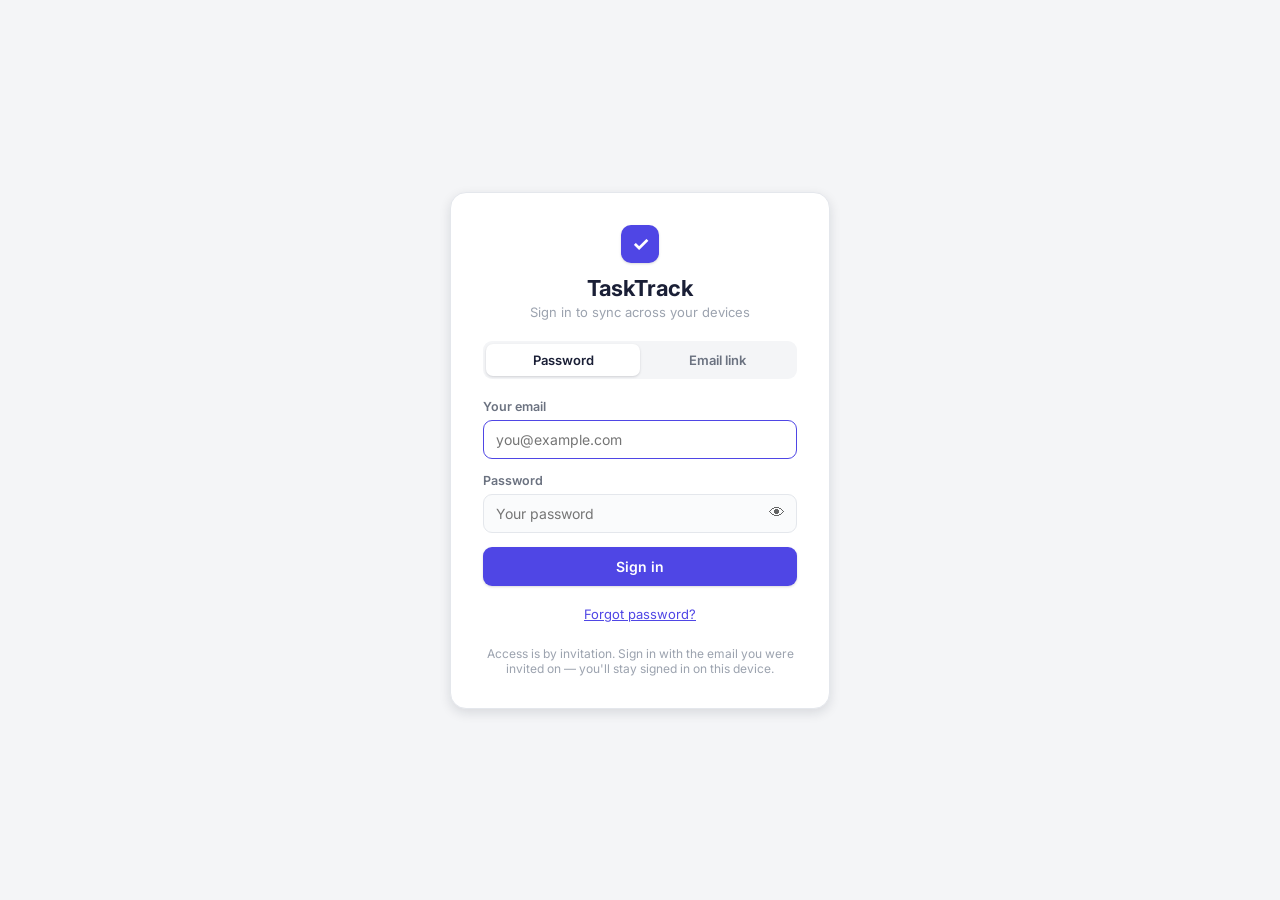
<file: index.html>
<!DOCTYPE html>
<html lang="en">
<head>
  <meta charset="UTF-8" />
  <meta name="viewport" content="width=device-width, initial-scale=1.0" />
  <title>TaskTrack — Personal Task & Todo Tracker</title>

  <!-- PWA / installable app -->
  <link rel="manifest" href="manifest.webmanifest" />
  <meta name="theme-color" content="#4f46e5" />
  <meta name="description" content="A simple personal tracker for work and home tasks, with a Kanban board and list view." />
  <link rel="icon" href="icons/favicon-32.png" sizes="32x32" />
  <link rel="apple-touch-icon" href="icons/apple-touch-icon.png" />
  <meta name="apple-mobile-web-app-capable" content="yes" />
  <meta name="apple-mobile-web-app-status-bar-style" content="default" />
  <meta name="apple-mobile-web-app-title" content="TaskTrack" />
  <meta name="mobile-web-app-capable" content="yes" />

  <link rel="preconnect" href="https://fonts.googleapis.com" />
  <link rel="preconnect" href="https://fonts.gstatic.com" crossorigin />
  <link href="https://fonts.googleapis.com/css2?family=Inter:wght@400;500;600;700&display=swap" rel="stylesheet" />
  <link rel="stylesheet" href="styles.css" />
  <script src="theme-init.js"></script>
</head>
<body>
  <!-- Boot spinner (shown until we know if you're signed in) -->
  <div class="boot" id="bootLoading">
    <div class="boot-mark">✓</div>
    <div class="spinner"></div>
  </div>

  <!-- Login screen -->
  <div class="auth-screen" id="authScreen" hidden>
    <div class="auth-card">
      <div class="brand center">
        <div class="brand-mark">✓</div>
        <div class="brand-text">
          <h1>TaskTrack</h1>
          <span>Sign in to sync across your devices</span>
        </div>
      </div>
      <div class="auth-tabs">
        <button class="auth-tab active" data-mode="password" type="button">Password</button>
        <button class="auth-tab" data-mode="link" type="button">Email link</button>
      </div>

      <form id="authForm" class="auth-form">
        <label class="field">
          <span>Your email</span>
          <input type="email" id="authEmail" required placeholder="you@example.com" autocomplete="email" />
        </label>
        <label class="field" id="passwordField">
          <span>Password</span>
          <div class="pw-wrap">
            <input type="password" id="authPassword" placeholder="Your password" autocomplete="current-password" />
            <button type="button" class="pw-eye" data-eye="authPassword" aria-label="Show password">👁</button>
          </div>
        </label>
        <button type="submit" class="primary-btn wide" id="authSubmit">Sign in</button>
      </form>
      <button class="linklike" id="forgotPw" type="button">Forgot password?</button>
      <p class="auth-msg" id="authMsg" hidden></p>
      <p class="auth-hint" id="authHint">Access is by invitation. Sign in with the email you were invited on — you'll stay signed in on this device.</p>
    </div>
  </div>

  <!-- Create / reset password (mandatory after an invite or reset link) -->
  <div class="auth-screen" id="pwSetupScreen" hidden>
    <div class="auth-card">
      <div class="brand center">
        <div class="brand-mark">✓</div>
        <div class="brand-text">
          <h1 id="pwSetupTitle">Create your password</h1>
          <span id="pwSetupSub">Set a password so you can sign back in anytime.</span>
        </div>
      </div>
      <form id="pwSetupForm" class="auth-form">
        <label class="field" id="pwNameField">
          <span>Your name</span>
          <input type="text" id="pwName" placeholder="e.g. Ada Obi" autocomplete="name" />
        </label>
        <label class="field">
          <span>New password</span>
          <div class="pw-wrap">
            <input type="password" id="pwNew" required minlength="6" placeholder="At least 6 characters" autocomplete="new-password" />
            <button type="button" class="pw-eye" data-eye="pwNew" aria-label="Show password">👁</button>
          </div>
        </label>
        <label class="field">
          <span>Confirm password</span>
          <div class="pw-wrap">
            <input type="password" id="pwNew2" required minlength="6" placeholder="Re-enter it" autocomplete="new-password" />
            <button type="button" class="pw-eye" data-eye="pwNew2" aria-label="Show password">👁</button>
          </div>
        </label>
        <button type="submit" class="primary-btn wide" id="pwSetupSubmit">Save password &amp; continue</button>
      </form>
      <p class="auth-msg" id="pwSetupMsg" hidden></p>
      <button class="linklike" id="pwSetupSignOut" type="button">Use a different account</button>
    </div>
  </div>

  <!-- Personal dashboard (staff: editor / viewer / requester) -->
  <div class="portal" id="portalScreen" hidden>
    <header class="portal-top">
      <div class="brand">
        <div class="brand-mark">✓</div>
        <div class="brand-text"><h1>TaskTrack</h1><span>Your dashboard</span></div>
      </div>
      <div class="portal-account">
        <span class="account-email" id="portalEmail"></span>
        <button class="ghost-btn theme-toggle" id="portalSettings" title="Settings">⚙</button>
        <button class="ghost-btn theme-toggle" id="portalRefresh" title="Refresh">🔄</button>
        <button class="ghost-btn theme-toggle js-theme-toggle" title="Toggle light/dark">🌙</button>
        <button class="ghost-btn" id="portalSignOut">Sign out</button>
      </div>
    </header>
    <div class="portal-shell">
      <nav class="portal-nav" aria-label="Sections">
        <button class="pnav-btn active" data-pview="assigned"><span class="pnav-ico">📥</span> Assigned to me <span class="count" data-pcount="assigned">0</span></button>
        <button class="pnav-btn" data-pview="new"><span class="pnav-ico">✍️</span> New request</button>
        <button class="pnav-btn" data-pview="mine"><span class="pnav-ico">📮</span> My requests <span class="count" data-pcount="mine">0</span></button>
      </nav>
      <div class="portal-main">
      <section class="portal-list portal-view" id="assignedSection">
        <h2>Assigned to me</h2>
        <p class="portal-hint">Tasks assigned to you and requests sent your way.</p>
        <div id="assignedList"><!-- rendered by JS --></div>
      </section>
      <section class="portal-new portal-view" id="newSection" hidden>
        <h2>Request something from the office</h2>
        <p class="portal-hint">Log what you need. You'll be able to track its status here and send a reminder if it's taking too long.</p>
        <form id="requestForm">
          <label class="field">
            <span>What do you need?</span>
            <input type="text" id="rTitle" required placeholder="e.g. Approve the vendor contract" autocomplete="off" />
          </label>
          <label class="field">
            <span>Details (optional)</span>
            <textarea id="rNotes" rows="3" placeholder="Context, links, deadlines…"></textarea>
          </label>
          <div class="field-row">
            <label class="field">
              <span>Needed by (optional)</span>
              <input type="datetime-local" id="rDue" />
            </label>
            <label class="field">
              <span>Priority</span>
              <select id="rPriority">
                <option value="low">Low</option>
                <option value="medium" selected>Medium</option>
                <option value="high">High</option>
              </select>
            </label>
          </div>
          <div class="field">
            <span>Who is this for?</span>
            <div id="rRecipients" class="check-group"><span class="check-empty">Loading staff…</span></div>
            <small class="field-help">Pick who should handle it. Leave empty (or pick Everyone) to send to the whole team.</small>
          </div>
          <button type="submit" class="primary-btn wide">Submit request</button>
        </form>
      </section>
      <section class="portal-list portal-view" id="mineSection" hidden>
        <h2>My requests</h2>
        <div id="requestList"><!-- rendered by JS --></div>
      </section>
      </div>
    </div>
  </div>

  <div class="app" id="app" hidden>
    <!-- ===== Sidebar ===== -->
    <aside class="sidebar">
      <div class="brand">
        <div class="brand-mark">✓</div>
        <div class="brand-text">
          <h1>TaskTrack</h1>
          <span>Your day, sorted.</span>
        </div>
      </div>

      <nav class="filters" aria-label="Filters">
        <p class="filters-label">Views</p>
        <button class="filter-btn active" data-scope="todo">
          <span class="dot" style="background:#f59e0b"></span> To do
          <span class="count" data-count="todo">0</span>
        </button>
        <button class="filter-btn" data-scope="all">
          <span class="dot" style="background:var(--c-accent)"></span> All tasks
          <span class="count" data-count="all">0</span>
        </button>
        <button class="filter-btn" data-scope="requests">
          <span class="dot" style="background:#0ea5e9"></span> Office requests
          <span class="count" data-count="requests">0</span>
        </button>

        <select id="quickView" class="sidebar-select" aria-label="More views"></select>

        <div class="filters-label with-action">
          <span>Projects</span>
          <button class="mini-btn" id="newProjectBtn" title="New project" aria-label="New project">＋</button>
        </div>
        <div id="projectList" class="project-list"><!-- rendered by JS --></div>
      </nav>

      <div class="sidebar-footer">
        <div class="desk-switcher" id="deskSwitcher" hidden>
          <span class="desk-ico">🪑</span>
          <select id="deskSelect" aria-label="Whose desk to manage">
            <option value="">My desk</option>
          </select>
        </div>
        <button class="ghost-btn nav-action" id="peopleBtn" hidden>👥 People &amp; roles</button>
        <button class="ghost-btn notif-btn" id="settingsBtn" title="Settings">⚙ Settings</button>
        <div class="account" id="account" hidden>
          <div class="account-avatar" id="accountAvatar">?</div>
          <div class="account-info">
            <span class="account-email" id="accountEmail"></span>
            <span class="account-role" id="accountRole"></span>
          </div>
          <button class="row-edit" id="signOutBtn" title="Sign out" aria-label="Sign out">⎋</button>
        </div>
        <input type="file" id="importFile" accept="application/json" hidden />
      </div>
    </aside>

    <!-- ===== Main ===== -->
    <main class="main">
      <header class="topbar">
        <div class="topbar-left">
          <h2 id="viewTitle">To do</h2>
          <div class="view-toggle" role="tablist" aria-label="Layout">
            <button class="toggle-btn" data-view="board" role="tab">▦ Board</button>
            <button class="toggle-btn active" data-view="list" role="tab">☰ List</button>
            <button class="toggle-btn" data-view="calendar" role="tab">📅 Calendar</button>
          </div>
        </div>
        <div class="topbar-right">
          <div class="search-wrap">
            <span class="search-icon">⌕</span>
            <input type="search" id="search" placeholder="Search tasks…" aria-label="Search tasks" />
          </div>
          <button class="icon-btn filter-top" id="mFilterBtn" title="Filters" aria-label="Filters">⚙<span class="flt-badge" id="mFilterBadge" hidden>0</span></button>
          <button class="icon-btn theme-top js-theme-toggle" title="Toggle light/dark" aria-label="Toggle light/dark">🌙</button>
          <button class="ghost-btn paste-btn" id="pasteBtn" title="Turn pasted text into tasks">✨ From text</button>
          <button class="primary-btn" id="newTaskBtn">＋ New task</button>
        </div>
      </header>

      <!-- Filter bar (a bottom sheet on mobile, toggled by #mFilterBtn) -->
      <div class="filter-bar" id="filterBar">
        <div class="filter-sheet-head"><span>Filters</span><button type="button" class="ghost-btn" id="mFilterDone">Done</button></div>
        <select class="filter-select" id="fltPriority" aria-label="Filter by priority">
          <option value="">All priorities</option>
          <option value="high">High</option>
          <option value="medium">Medium</option>
          <option value="low">Low</option>
        </select>
        <div class="ms" id="msAssignee">
          <button type="button" class="filter-select ms-btn" data-ms="assignee">All assignees ▾</button>
          <div class="ms-panel" hidden></div>
        </div>
        <div class="ms" id="msRequester">
          <button type="button" class="filter-select ms-btn" data-ms="requester">All requesters ▾</button>
          <div class="ms-panel" hidden></div>
        </div>
        <select class="filter-select" id="fltDept" aria-label="Filter by department"><option value="">All departments</option></select>
        <select class="filter-select" id="fltDue" aria-label="Filter by due date">
          <option value="">Any date</option>
          <option value="overdue">Overdue</option>
          <option value="today">Due today</option>
          <option value="week">Next 7 days</option>
          <option value="none">No due date</option>
        </select>
        <button class="ghost-btn filter-clear" id="fltClear" hidden>Clear</button>
      </div>

      <!-- Board view -->
      <section id="boardView" class="board" aria-label="Board view" hidden></section>

      <!-- List view -->
      <section id="listView" class="list-view" aria-label="List view"></section>

      <!-- Calendar view -->
      <section id="calendarView" class="calendar-view" aria-label="Calendar view" hidden>
        <div class="cal-toolbar">
          <div class="cal-nav">
            <button class="ghost-btn" id="calPrev" aria-label="Previous">‹</button>
            <button class="ghost-btn" id="calToday">Today</button>
            <button class="ghost-btn" id="calNext" aria-label="Next">›</button>
            <span class="cal-label" id="calLabel"></span>
          </div>
          <div class="cal-modes" role="tablist" aria-label="Calendar range">
            <button class="cal-mode-btn active" data-cal="month" role="tab">Month</button>
            <button class="cal-mode-btn" data-cal="week" role="tab">Week</button>
            <button class="cal-mode-btn" data-cal="day" role="tab">Day</button>
            <button class="cal-mode-btn" data-cal="custom" role="tab">Custom</button>
          </div>
          <div class="cal-custom" id="calCustom" hidden>
            <label>From <input type="date" id="calFrom" /></label>
            <label>To <input type="date" id="calTo" /></label>
          </div>
        </div>
        <div class="cal-body" id="calBody"></div>
      </section>
    </main>

    <!-- ===== Mobile bottom navigation ===== -->
    <nav class="mobile-nav" id="mobileNav" aria-label="Primary">
      <button class="mnav-btn active" data-mscope="todo">
        <span class="mnav-ico">🗒️</span><span class="mnav-label">Tasks</span>
      </button>
      <button class="mnav-btn" data-mscope="today">
        <span class="mnav-ico">📅</span><span class="mnav-label">Today</span>
      </button>
      <button class="mnav-fab" id="mAddBtn" aria-label="New task">＋</button>
      <button class="mnav-btn" data-mscope="attention">
        <span class="mnav-ico">⚠️</span><span class="mnav-label">Flagged</span>
        <span class="mnav-badge" id="mAttnBadge" hidden>0</span>
      </button>
      <button class="mnav-btn" id="mMoreBtn">
        <span class="mnav-ico">☰</span><span class="mnav-label">More</span>
      </button>
    </nav>
  </div>

  <!-- ===== Task modal ===== -->
  <div class="modal-overlay" id="modalOverlay" hidden>
    <div class="modal" role="dialog" aria-modal="true" aria-labelledby="modalTitle">
      <div class="modal-head">
        <h3 id="modalTitle">New task</h3>
        <button class="icon-btn" id="closeModal" aria-label="Close">✕</button>
      </div>
      <form id="taskForm" class="modal-body">
        <input type="hidden" id="taskId" />
        <label class="field">
          <span>Title</span>
          <input type="text" id="fTitle" required placeholder="e.g. Prepare board meeting deck" autocomplete="off" />
        </label>
        <label class="field">
          <span>Notes</span>
          <textarea id="fNotes" rows="3" placeholder="Any details, links or context…"></textarea>
        </label>
        <div class="field-row">
          <label class="field">
            <span>Project</span>
            <select id="fProject"><!-- options rendered by JS --></select>
          </label>
          <label class="field">
            <span>Priority</span>
            <select id="fPriority">
              <option value="low">Low</option>
              <option value="medium" selected>Medium</option>
              <option value="high">High</option>
            </select>
          </label>
        </div>
        <div class="field-row">
          <label class="field">
            <span>Status</span>
            <select id="fStatus">
              <option value="pending">Pending</option>
              <option value="inprogress">In progress</option>
              <option value="blocked">Blocked</option>
              <option value="onhold">On hold</option>
              <option value="completed">Completed</option>
            </select>
          </label>
          <label class="field">
            <span>Due</span>
            <input type="datetime-local" id="fDue" />
          </label>
        </div>
        <div class="field">
          <span>Assign to</span>
          <div id="fAssignees" class="check-group"><!-- staff checkboxes rendered by JS --></div>
        </div>
        <div class="field">
          <span>Copy to <small class="field-help-inline">(they'll also see it as a task to attend to)</small></span>
          <div id="fCc" class="check-group"><!-- staff checkboxes rendered by JS --></div>
        </div>
        <div class="modal-foot">
          <button type="button" class="danger-btn" id="deleteTask" hidden>Delete</button>
          <div class="spacer"></div>
          <button type="button" class="ghost-btn" id="cancelTask">Cancel</button>
          <button type="submit" class="primary-btn">Save task</button>
        </div>
      </form>

      <!-- Attachments + activity thread (only when editing an existing task) -->
      <div class="modal-body task-extra" id="taskExtra" hidden>
        <div class="task-section">
          <div class="task-section-head">Attachments</div>
          <div id="attList" class="att-list"></div>
          <label class="upload-inline"><input type="file" id="attInput" hidden />📎 Add file</label>
        </div>
        <div class="task-section">
          <div class="task-section-head">Activity</div>
          <div id="threadList" class="thread-list"></div>
          <div class="thread-compose">
            <input type="text" id="threadInput" placeholder="Write a comment…" maxlength="2000" />
            <button type="button" class="primary-btn" id="threadSend">Send</button>
          </div>
        </div>
      </div>
    </div>
  </div>

  <!-- ===== Project modal ===== -->
  <div class="modal-overlay" id="projectOverlay" hidden>
    <div class="modal modal-sm" role="dialog" aria-modal="true" aria-labelledby="projectModalTitle">
      <div class="modal-head">
        <h3 id="projectModalTitle">New project</h3>
        <button class="icon-btn" id="closeProject" aria-label="Close">✕</button>
      </div>
      <form id="projectForm" class="modal-body">
        <input type="hidden" id="projectId" />
        <label class="field">
          <span>Project name</span>
          <input type="text" id="pName" required placeholder="e.g. Board of Directors" autocomplete="off" />
        </label>
        <label class="field">
          <span>Colour</span>
          <div class="swatches" id="pSwatches"><!-- rendered by JS --></div>
        </label>
        <div class="modal-foot">
          <button type="button" class="danger-btn" id="deleteProject" hidden>Delete</button>
          <div class="spacer"></div>
          <button type="button" class="ghost-btn" id="cancelProject">Cancel</button>
          <button type="submit" class="primary-btn">Save project</button>
        </div>
      </form>
    </div>
  </div>

  <!-- ===== Settings ===== -->
  <div class="modal-overlay" id="settingsOverlay" hidden>
    <div class="modal" role="dialog" aria-modal="true" aria-labelledby="settingsTitle">
      <div class="modal-head">
        <h3 id="settingsTitle">Settings</h3>
        <button class="icon-btn" id="closeSettings" aria-label="Close">✕</button>
      </div>
      <div class="modal-body">
        <p class="settings-section-label">🔔 Notifications</p>
        <div class="settings-card">
          <div class="setting-row">
            <div class="setting-text">
              <div class="setting-name">Push on this device</div>
              <div class="setting-sub" id="notifStatus">Get a push when something's assigned or a reminder comes in.</div>
            </div>
            <label class="switch"><input type="checkbox" id="notifPushToggle" /><span class="slider"></span></label>
          </div>
          <div class="setting-row">
            <div class="setting-text">
              <div class="setting-name">Email</div>
              <div class="setting-sub">Also send these notifications to your email.</div>
            </div>
            <label class="switch"><input type="checkbox" id="notifEmailToggle" /><span class="slider"></span></label>
          </div>
        </div>

        <p class="settings-section-label">📅 Google Calendar</p>
        <div class="settings-card">
          <div class="setting-row">
            <div class="setting-text">
              <div class="setting-name">Sync with Google Calendar</div>
              <div class="setting-sub" id="gcalStatus">See your Google events in the calendar view; tasks with a due date sync back to Google.</div>
            </div>
            <button type="button" class="ghost-btn" id="gcalConnectBtn">Connect</button>
          </div>
        </div>

        <p class="settings-section-label">🤝 My delegates</p>
        <div class="settings-card">
          <div class="setting-row">
            <div class="setting-text">
              <div class="setting-name">People who can manage my desk</div>
              <div class="setting-sub">A delegate can view and manage <strong>only your</strong> tasks — nothing else. Remove them anytime.</div>
            </div>
          </div>
          <div id="delegateList" class="delegate-list"></div>
          <div class="setting-row delegate-add-row">
            <select id="delegateAdd" class="filter-select"><option value="">Add a delegate…</option></select>
          </div>
        </div>

        <p class="settings-section-label">👤 Account</p>
        <div class="settings-card">
          <div class="setting-row">
            <div class="setting-text">
              <div class="setting-name">Password</div>
              <div class="setting-sub">Change the password you use to sign in.</div>
            </div>
            <button type="button" class="ghost-btn" id="setPwBtn">🔑 Change</button>
          </div>
          <div class="setting-row">
            <div class="setting-text">
              <div class="setting-name">Backup</div>
              <div class="setting-sub">Download or restore all tasks as a file.</div>
            </div>
            <div class="setting-actions">
              <button type="button" class="ghost-btn" id="exportBtn">⬇ Export</button>
              <button type="button" class="ghost-btn" id="importBtn">⬆ Import</button>
            </div>
          </div>
          <div class="setting-row">
            <div class="setting-text">
              <div class="setting-name">Sign out</div>
              <div class="setting-sub" id="settingsAcct"></div>
            </div>
            <button type="button" class="danger-btn" id="settingsSignOut">Sign out</button>
          </div>
        </div>

        <p class="settings-section-label">🩺 Diagnostics</p>
        <div class="settings-card">
          <div class="setting-row">
            <div class="setting-text">
              <div class="setting-name">Health check</div>
              <div class="setting-sub">Verify the database, migrations and notifications are wired up.</div>
            </div>
            <button type="button" class="ghost-btn" id="healthBtn">Run check</button>
          </div>
          <div id="healthResults" class="health-results" hidden></div>
        </div>
      </div>
    </div>
  </div>

  <!-- ===== Paste to tasks (AI extraction) ===== -->
  <div class="modal-overlay" id="pasteOverlay" hidden>
    <div class="modal" role="dialog" aria-modal="true" aria-labelledby="pasteTitle">
      <div class="modal-head">
        <h3 id="pasteTitle">✨ Paste to tasks</h3>
        <button class="icon-btn" id="pasteClose" aria-label="Close">✕</button>
      </div>
      <div class="modal-body">
        <div id="pasteStep1">
          <p class="field-help">Paste notes, action items or a meeting summary — the app suggests tasks for you to review before saving.</p>
          <textarea id="pasteText" rows="8" placeholder="e.g. Follow up with Legal on the NDA by Friday. Book the boardroom for Tuesday 2pm. Send Q3 numbers to the MP — urgent."></textarea>
          <div class="modal-foot">
            <span class="spacer"></span>
            <button type="button" class="primary-btn" id="pasteExtract">Extract tasks</button>
          </div>
        </div>
        <div id="pasteStep2" hidden>
          <p class="field-help" id="pasteCount"></p>
          <div id="pasteList" class="paste-list"></div>
          <div class="modal-foot">
            <button type="button" class="ghost-btn" id="pasteBack">← Back</button>
            <span class="spacer"></span>
            <button type="button" class="primary-btn" id="pasteSave">Add tasks</button>
          </div>
        </div>
      </div>
    </div>
  </div>

  <!-- ===== Google event detail / edit (modal on desktop, drawer on mobile) ===== -->
  <div class="modal-overlay sheet-capable" id="eventOverlay" hidden>
    <div class="modal event-modal" role="dialog" aria-modal="true" aria-labelledby="evTitle">
      <div class="modal-head">
        <h3 id="evTitle">Google event</h3>
        <button class="icon-btn" id="evClose" aria-label="Close">✕</button>
      </div>
      <div class="modal-body">
        <div class="event-badge"><span class="gcal-dot"></span> Google Calendar</div>
        <label class="field"><span>Title</span><input type="text" id="evTitleInput" /></label>
        <label class="field check-row"><input type="checkbox" id="evAllDay" /> <span>All day</span></label>
        <label class="field"><span>When</span><input type="datetime-local" id="evWhenInput" /></label>
        <p class="ev-platform-label">Platform details <span>(kept in TaskTrack, not sent to Google)</span></p>
        <div class="field-row">
          <label class="field"><span>Project</span><select id="evProject"></select></label>
          <label class="field"><span>Priority</span>
            <select id="evPriority">
              <option value="">—</option>
              <option value="high">High</option>
              <option value="medium">Medium</option>
              <option value="low">Low</option>
            </select>
          </label>
        </div>
        <label class="field"><span>Status</span>
          <select id="evStatus">
            <option value="">—</option>
            <option value="pending">Pending</option>
            <option value="inprogress">In Progress</option>
            <option value="blocked">Blocked</option>
            <option value="onhold">On Hold</option>
            <option value="completed">Completed</option>
          </select>
        </label>
        <label class="field"><span>Assign to</span><div id="evAssignees" class="check-list"></div></label>
        <label class="field"><span>Notes</span><textarea id="evNotes" rows="2"></textarea></label>
        <div class="event-actions">
          <button type="button" class="danger-btn" id="evDelete">🗑 Delete</button>
          <span class="spacer"></span>
          <a class="ghost-btn" id="evOpen" href="#" target="_blank" rel="noopener">Open in Google ↗</a>
          <button type="button" class="primary-btn" id="evSave">Save</button>
        </div>
      </div>
    </div>
  </div>

  <!-- ===== Task detail (staff dashboard) ===== -->
  <div class="modal-overlay" id="detailOverlay" hidden>
    <div class="modal" role="dialog" aria-modal="true" aria-labelledby="dTitle">
      <div class="modal-head">
        <h3 id="dTitle">Task</h3>
        <button class="icon-btn" id="dClose" aria-label="Close">✕</button>
      </div>
      <div class="modal-body">
        <div id="dMeta" class="detail-meta"></div>
        <div id="dNotes" class="detail-notes"></div>
        <div class="task-section" id="dReassignSection" hidden>
          <div class="task-section-head">Assign to</div>
          <div id="dAssignees" class="check-group"></div>
          <button type="button" class="ghost-btn" id="dReassignSave">Save assignment</button>
        </div>
        <div class="task-section">
          <div class="task-section-head">Activity</div>
          <div id="dThreadList" class="thread-list"></div>
          <div class="thread-compose">
            <input type="text" id="dThreadInput" placeholder="Write a comment…" maxlength="2000" />
            <button type="button" class="primary-btn" id="dThreadSend">Send</button>
          </div>
        </div>
      </div>
    </div>
  </div>

  <!-- People & roles (Admin only) -->
  <div class="modal-overlay" id="peopleOverlay" hidden>
    <div class="modal" role="dialog" aria-modal="true" aria-labelledby="peopleTitle">
      <div class="modal-head">
        <h3 id="peopleTitle">People &amp; roles</h3>
        <button class="icon-btn" id="closePeople" aria-label="Close">✕</button>
      </div>
      <div class="modal-body">
        <p class="people-hint">Set what each person can do. Only an Admin can change roles.</p>

        <form id="inviteForm" class="invite-form">
          <input type="email" id="inviteEmail" placeholder="Add someone by email…" autocomplete="off" />
          <select id="inviteRole">
            <option value="owner">Admin</option>
            <option value="editor">Editor</option>
            <option value="viewer">Viewer</option>
            <option value="requester" selected>Staff</option>
          </select>
          <button type="submit" class="primary-btn">Add</button>
        </form>
        <p class="invite-hint">They'll get an <strong>email invitation</strong> with a sign-in link, and this role is applied automatically. They set their own name and password on first sign-in. The app is invitation-only — only people added here can get in.</p>

        <div id="inviteList" class="invite-list"><!-- pending invites --></div>

        <p class="people-subhead">People</p>
        <div id="peopleList" class="people-list"><!-- rendered by JS --></div>
      </div>
    </div>
  </div>

  <!-- Mobile "More" bottom sheet -->
  <div class="sheet-overlay" id="moreSheet" hidden>
    <div class="sheet" role="dialog" aria-modal="true" aria-label="Menu">
      <div class="sheet-handle"></div>
      <div class="account" id="mAccount">
        <div class="account-avatar" id="mAccountAvatar">?</div>
        <div class="account-info">
          <span class="account-email" id="mAccountEmail"></span>
          <span class="account-role" id="mAccountRole"></span>
        </div>
      </div>

      <div class="desk-switcher" id="mDeskSwitcher" hidden>
        <span class="desk-ico">🪑</span>
        <select id="mDeskSelect" aria-label="Whose desk to manage">
          <option value="">My desk</option>
        </select>
      </div>

      <div class="sheet-section">
        <div class="sheet-row-head">
          <span>Projects</span>
          <button class="mini-btn" id="mNewProjectBtn" title="New project" aria-label="New project">＋</button>
        </div>
        <div id="mProjectList" class="project-list"></div>
      </div>

      <div class="sheet-actions">
        <button class="ghost-btn" id="mPasteBtn">✨ From text</button>
        <button class="ghost-btn" data-msheet-scope="overdue">🗓️ Overdue</button>
        <button class="ghost-btn" data-msheet-scope="completed">✅ Completed log</button>
        <button class="ghost-btn" id="mPeopleBtn" hidden>👥 People &amp; roles</button>
        <button class="ghost-btn js-theme-toggle">🌙 Theme</button>
        <button class="ghost-btn" id="mSettingsBtn">⚙ Settings</button>
        <button class="ghost-btn danger-btn" id="mSignOutBtn">⎋ Sign out</button>
      </div>
    </div>
  </div>

  <!-- Local-tasks upload prompt (first cloud login on a device with local tasks) -->
  <div class="modal-overlay" id="uploadOverlay" hidden>
    <div class="modal modal-sm" role="dialog" aria-modal="true">
      <div class="modal-head"><h3>Move your tasks to the cloud?</h3></div>
      <div class="modal-body">
        <p class="upload-text" id="uploadText"></p>
        <div class="modal-foot">
          <div class="spacer"></div>
          <button type="button" class="ghost-btn" id="uploadSkip">Not now</button>
          <button type="button" class="primary-btn" id="uploadGo">Upload</button>
        </div>
      </div>
    </div>
  </div>

  <div class="toast" id="toast" hidden></div>

  <button class="update-banner" id="updateBanner" hidden>🔄 Update available — tap to refresh</button>

  <script src="vendor/supabase.js"></script>
  <script src="supabase-config.js"></script>
  <script src="app.js"></script>
  <script src="sw-register.js"></script>
</body>
</html>
</file>
<file: styles.css>
/* ============================================================
   TaskTrack — styles
   Dependency-free. Works by opening index.html directly.
   ============================================================ */

:root {
  --c-bg: #f4f5f7;
  --c-surface: #ffffff;
  --c-surface-2: #fafbfc;
  --c-border: #e4e7ec;
  --c-text: #1a1f36;
  --c-text-soft: #6b7280;
  --c-text-faint: #9ca3af;
  --c-accent: #4f46e5;
  --c-accent-soft: #eef2ff;

  --s-pending: #94a3b8;
  --s-inprogress: #3b82f6;
  --s-blocked: #ef4444;
  --s-onhold: #f59e0b;
  --s-completed: #22c55e;

  --p-high: #ef4444;
  --p-medium: #f59e0b;
  --p-low: #94a3b8;

  --shadow-sm: 0 1px 2px rgba(16, 24, 40, .06), 0 1px 3px rgba(16, 24, 40, .1);
  --shadow-md: 0 4px 12px rgba(16, 24, 40, .12);
  --radius: 12px;
}

/* Dark palette. Applied when the viewer's system prefers dark AND they haven't
   forced light, or when they've explicitly chosen dark via the toggle. */
@media (prefers-color-scheme: dark) {
  :root:not([data-theme="light"]) {
    --c-bg: #0f1117;
    --c-surface: #181b23;
    --c-surface-2: #1f232d;
    --c-border: #2a2f3a;
    --c-text: #e8eaed;
    --c-text-soft: #9aa1ad;
    --c-text-faint: #6b7280;
    --c-accent: #7c7bff;
    --c-accent-soft: #21243b;
    --shadow-sm: 0 1px 2px rgba(0, 0, 0, .3);
    --shadow-md: 0 6px 18px rgba(0, 0, 0, .45);
  }
}
:root[data-theme="dark"] {
  --c-bg: #0f1117;
  --c-surface: #181b23;
  --c-surface-2: #1f232d;
  --c-border: #2a2f3a;
  --c-text: #e8eaed;
  --c-text-soft: #9aa1ad;
  --c-text-faint: #6b7280;
  --c-accent: #7c7bff;
  --c-accent-soft: #21243b;
  --shadow-sm: 0 1px 2px rgba(0, 0, 0, .3);
  --shadow-md: 0 6px 18px rgba(0, 0, 0, .45);
}

* { box-sizing: border-box; margin: 0; padding: 0; }

/* The `hidden` attribute must always win over the display rules below
   (e.g. .modal-overlay/.board set display, which would otherwise beat it). */
[hidden] { display: none !important; }

html, body { height: 100%; }

body {
  font-family: "Inter", -apple-system, BlinkMacSystemFont, "Segoe UI", Roboto, sans-serif;
  background: var(--c-bg);
  color: var(--c-text);
  -webkit-font-smoothing: antialiased;
}

.app {
  display: grid;
  grid-template-columns: 250px 1fr;
  height: 100vh;
  overflow: hidden;
}

/* ===== Boot spinner ===== */
.boot {
  position: fixed; inset: 0; display: grid; place-items: center; gap: 18px;
  background: var(--c-bg); grid-auto-flow: row;
}
.boot-mark {
  width: 52px; height: 52px; border-radius: 14px; background: var(--c-accent);
  color: #fff; display: grid; place-items: center; font-size: 26px; font-weight: 700;
}
.spinner {
  width: 26px; height: 26px; border-radius: 50%;
  border: 3px solid var(--c-border); border-top-color: var(--c-accent);
  animation: spin .7s linear infinite;
}
@keyframes spin { to { transform: rotate(360deg); } }
.spinning { animation: spin .8s linear infinite; }

/* ===== Auth screen ===== */
.auth-screen { position: fixed; inset: 0; display: grid; place-items: center; padding: 20px; background: var(--c-bg); }
.auth-card {
  background: var(--c-surface); border: 1px solid var(--c-border); border-radius: 16px;
  box-shadow: var(--shadow-md); padding: 32px; width: 100%; max-width: 380px;
  display: flex; flex-direction: column; gap: 20px;
}
.brand.center { flex-direction: column; text-align: center; gap: 12px; }
.brand.center .brand-text h1 { font-size: 22px; }
.brand.center .brand-text span { font-size: 13px; }
.auth-tabs { display: flex; background: var(--c-bg); border-radius: 9px; padding: 3px; }
.auth-tab { flex: 1; border: none; background: transparent; cursor: pointer; padding: 8px; border-radius: 7px; font-size: 13px; font-weight: 600; color: var(--c-text-soft); font-family: inherit; }
.auth-tab.active { background: var(--c-surface); color: var(--c-text); box-shadow: var(--shadow-sm); }
.auth-form { display: flex; flex-direction: column; gap: 14px; }
.primary-btn.wide { width: 100%; padding: 11px; }
.auth-msg { font-size: 13px; padding: 10px 12px; border-radius: 8px; margin: 0; }
.auth-msg.ok { background: rgba(34,197,94,.12); color: #16a34a; }
.auth-msg.err { background: rgba(239,68,68,.12); color: var(--s-blocked); }
.auth-hint { font-size: 12px; color: var(--c-text-faint); text-align: center; margin: 0; }
.pw-wrap { position: relative; display: flex; }
.pw-wrap input { flex: 1; padding-right: 42px; }
.pw-eye { position: absolute; right: 6px; top: 50%; transform: translateY(-50%); border: none; background: none; cursor: pointer; font-size: 16px; padding: 4px 6px; opacity: .6; line-height: 1; }
.pw-eye:hover { opacity: 1; }
.pw-eye.on { opacity: 1; }
.linklike { display: block; margin: -4px auto 0; border: none; background: none; padding: 4px; cursor: pointer; font: inherit; font-size: 13px; color: var(--c-accent); text-decoration: underline; }
.linklike:hover { opacity: .8; }
.track-link { margin-top: 12px; padding: 12px; border: 1px solid var(--c-border); border-radius: 10px; background: var(--c-bg); }
.track-link-label { margin: 0 0 8px; font-size: 12.5px; color: var(--c-text-soft); }
.track-link-row { display: flex; gap: 8px; }
.track-link-row input { flex: 1; min-width: 0; font-size: 12.5px; padding: 8px 10px; border: 1px solid var(--c-border); border-radius: 8px; background: var(--c-surface); color: var(--c-text); }
.track-hint { margin: 0 0 10px; font-size: 12px; color: var(--c-text-faint); }

/* ===== Account block ===== */
.account {
  display: flex; align-items: center; gap: 10px; padding: 8px;
  border: 1px solid var(--c-border); border-radius: 10px; margin-bottom: 10px; background: var(--c-surface-2);
}
.account-avatar {
  width: 32px; height: 32px; border-radius: 50%; flex: none; background: var(--c-accent);
  color: #fff; display: grid; place-items: center; font-weight: 700; font-size: 14px;
}
.account-info { display: flex; flex-direction: column; min-width: 0; flex: 1; }
.account-email { font-size: 12.5px; font-weight: 600; overflow: hidden; text-overflow: ellipsis; white-space: nowrap; }
.account-role { font-size: 11px; color: var(--c-text-faint); }
.footer-actions { display: flex; gap: 8px; }
.upload-text { font-size: 14px; color: var(--c-text-soft); line-height: 1.5; margin: 0 0 4px; }
.notif-btn { width: 100%; margin-bottom: 10px; }
.theme-toggle { width: 100%; margin-top: 8px; }
.portal-account .theme-toggle, .portal-top .theme-toggle { width: auto; margin-top: 0; }

/* ===== Request / attention badges ===== */
.chip.request-chip { background: rgba(14,165,233,.14); color: #0284c7; }
.chip.attention-chip { background: rgba(249,115,22,.16); color: #ea580c; }
.card.flagged, .list-row.flagged { box-shadow: 0 0 0 2px rgba(249,115,22,.4); }

/* ===== People & roles ===== */
.people-hint { font-size: 13px; color: var(--c-text-soft); margin: 0 0 14px; }
.invite-form { display: flex; gap: 8px; margin-bottom: 8px; }
.invite-form input { flex: 1; min-width: 0; border: 1px solid var(--c-border); background: var(--c-surface-2); padding: 9px 11px; border-radius: 9px; font-size: 14px; font-family: inherit; color: var(--c-text); }
.invite-form select { border: 1px solid var(--c-border); background: var(--c-surface-2); border-radius: 9px; padding: 9px; font-size: 13px; font-family: inherit; color: var(--c-text); }
.invite-form input:focus, .invite-form select:focus { outline: none; border-color: var(--c-accent); }
.invite-hint { font-size: 12px; color: var(--c-text-faint); margin: 0 0 14px; }
.invite-list { display: flex; flex-direction: column; gap: 6px; margin-bottom: 10px; }
.invite-row { display: flex; align-items: center; gap: 10px; padding: 7px 10px; background: var(--c-accent-soft); border-radius: 8px; }
.invite-email { flex: 1; min-width: 0; font-size: 13px; font-weight: 500; overflow: hidden; text-overflow: ellipsis; white-space: nowrap; }
.invite-role-tag { font-size: 11px; font-weight: 700; color: var(--c-accent); text-transform: uppercase; letter-spacing: .3px; }
.people-subhead { font-size: 11px; text-transform: uppercase; letter-spacing: .5px; color: var(--c-text-faint); font-weight: 700; margin: 6px 0 8px; }
.people-list { display: flex; flex-direction: column; gap: 8px; max-height: 44vh; overflow-y: auto; }
.person-row { display: flex; align-items: center; gap: 10px; padding: 8px; border: 1px solid var(--c-border); border-radius: 10px; flex-wrap: wrap; }
.person-role { flex: none; }
.person-remove { flex: none; padding: 6px 12px; font-size: 12.5px; }
.person-info { flex: 1; min-width: 0; display: flex; flex-direction: column; }
.person-name { font-size: 13.5px; font-weight: 600; }
.person-email { font-size: 12px; color: var(--c-text-faint); overflow: hidden; text-overflow: ellipsis; white-space: nowrap; }
.you-tag { font-size: 10px; font-weight: 700; text-transform: uppercase; letter-spacing: .4px; color: var(--c-accent); background: var(--c-accent-soft); padding: 1px 6px; border-radius: 10px; margin-left: 4px; }
.you-tag.pending-tag { color: #d97706; background: rgba(245,158,11,.16); }
.person-role { border: 1px solid var(--c-border); background: var(--c-surface-2); border-radius: 8px; padding: 6px 8px; font-size: 13px; font-family: inherit; color: var(--c-text); }

/* ===== Requester portal ===== */
.portal { position: fixed; inset: 0; overflow-y: auto; background: var(--c-bg); }
.portal-top { display: flex; align-items: center; justify-content: space-between; padding: 16px 24px; background: var(--c-surface); border-bottom: 1px solid var(--c-border); }
.portal-account { display: flex; align-items: center; gap: 12px; }
.portal-body { max-width: 680px; margin: 0 auto; padding: 24px 20px 60px; display: flex; flex-direction: column; gap: 28px; }
/* Dashboard with side nav (one view at a time) */
.portal-shell { max-width: 920px; margin: 0 auto; padding: 20px; display: grid; grid-template-columns: 220px 1fr; gap: 20px; align-items: start; }
.portal-nav { display: flex; flex-direction: column; gap: 4px; position: sticky; top: 20px; }
.pnav-btn { display: flex; align-items: center; gap: 10px; text-align: left; border: none; background: transparent; color: var(--c-text-soft); font: inherit; font-size: 14px; font-weight: 600; padding: 11px 12px; border-radius: 10px; cursor: pointer; }
.pnav-btn:hover { background: var(--c-surface); }
.pnav-btn.active { background: var(--c-surface); color: var(--c-text); box-shadow: var(--shadow-sm); }
.pnav-btn .count { margin-left: auto; font-size: 12px; background: var(--c-bg); color: var(--c-text-faint); border-radius: 999px; padding: 1px 8px; }
.portal-main { min-width: 0; }
@media (max-width: 720px) {
  .portal-shell { grid-template-columns: 1fr; gap: 14px; padding: 14px; }
  .portal-nav { flex-direction: row; overflow-x: auto; position: static; gap: 6px; }
  .pnav-btn { flex: 1 0 auto; justify-content: center; }
  .pnav-btn .count { display: none; }
}
.portal-new, .portal-list { background: var(--c-surface); border: 1px solid var(--c-border); border-radius: 14px; padding: 22px; }
.portal-new h2, .portal-list h2 { font-size: 16px; font-weight: 700; margin-bottom: 6px; }
.portal-hint { font-size: 13px; color: var(--c-text-faint); margin-bottom: 16px; }
.portal-new form { display: flex; flex-direction: column; gap: 14px; }
.request-row { display: flex; align-items: center; gap: 14px; padding: 14px 0; border-bottom: 1px solid var(--c-border); }
.request-row:last-child { border-bottom: none; }
.request-main { flex: 1; min-width: 0; }
.request-title { font-size: 14.5px; font-weight: 600; }
.request-row.done .request-title { text-decoration: line-through; color: var(--c-text-faint); }
.request-meta { display: flex; align-items: center; gap: 8px; margin-top: 8px; flex-wrap: wrap; }
.nudge-btn { flex: none; }
.request-row.clickable { cursor: pointer; border-radius: 10px; padding: 12px 10px; margin: 0 -10px; }
.request-row.clickable:hover { background: var(--c-bg); }
.detail-meta { display: flex; flex-wrap: wrap; gap: 6px; }
.detail-notes { font-size: 13.5px; color: var(--c-text-soft); white-space: pre-wrap; overflow-wrap: anywhere; }
.detail-notes:empty { display: none; }
.request-row.col { flex-direction: column; align-items: stretch; }
.request-toprow { display: flex; align-items: center; gap: 14px; }
.thread-toggle { align-self: flex-start; margin: 8px 0 0; }
.mini-thread { margin-top: 8px; padding: 10px; border: 1px solid var(--c-border); border-radius: 10px; background: var(--c-bg); }
.mini-list { display: flex; flex-direction: column; gap: 8px; max-height: 200px; overflow-y: auto; margin-bottom: 8px; font-size: 13px; }
.mini-item.sys { font-size: 12px; color: var(--c-text-faint); font-style: italic; }
.mini-when { font-size: 11px; color: var(--c-text-faint); margin-left: 4px; }
.mini-empty { font-size: 12.5px; color: var(--c-text-faint); }
.mini-compose { display: flex; gap: 8px; }
.mini-compose input { flex: 1; min-width: 0; border: 1px solid var(--c-border); background: var(--c-surface); padding: 8px 10px; border-radius: 8px; font: inherit; font-size: 13px; color: var(--c-text); }
.mini-compose input:focus { outline: none; border-color: var(--c-accent); }
.status-badge { font-size: 11px; font-weight: 700; padding: 3px 10px; border-radius: 20px; text-transform: uppercase; letter-spacing: .3px; }
.status-badge.s-pending { background: rgba(148,163,184,.18); color: #64748b; }
.status-badge.s-inprogress { background: rgba(59,130,246,.15); color: #2563eb; }
.status-badge.s-blocked { background: rgba(239,68,68,.14); color: #dc2626; }
.status-badge.s-onhold { background: rgba(245,158,11,.16); color: #d97706; }
.status-badge.s-completed { background: rgba(34,197,94,.16); color: #16a34a; }

/* ===== Sidebar ===== */
.sidebar {
  background: var(--c-surface);
  border-right: 1px solid var(--c-border);
  display: flex;
  flex-direction: column;
  padding: 20px 14px;
  gap: 24px;
  min-height: 0;          /* allow the column to shrink within the 100vh grid */
  overflow-y: auto;       /* scroll when views + projects exceed the height */
  overscroll-behavior: contain;
}

.brand { display: flex; align-items: center; gap: 12px; padding: 0 6px; }
.brand-mark {
  width: 38px; height: 38px; border-radius: 10px;
  background: var(--c-accent); color: #fff;
  display: grid; place-items: center;
  font-size: 20px; font-weight: 700;
  box-shadow: var(--shadow-sm);
}
.brand-text h1 { font-size: 17px; font-weight: 700; letter-spacing: -.2px; }
.brand-text span { font-size: 12px; color: var(--c-text-faint); }

.filters { display: flex; flex-direction: column; gap: 2px; }
.filters-label {
  font-size: 11px; text-transform: uppercase; letter-spacing: .6px;
  color: var(--c-text-faint); font-weight: 600; padding: 0 8px 6px;
}
.filters-label.with-action {
  display: flex; align-items: center; justify-content: space-between;
  padding: 14px 8px 6px;
}
.mini-btn {
  border: none; background: transparent; cursor: pointer;
  color: var(--c-text-faint); font-size: 16px; line-height: 1;
  padding: 2px 6px; border-radius: 6px; font-family: inherit;
}
.mini-btn:hover { background: var(--c-surface-2); color: var(--c-accent); }

.project-list { display: flex; flex-direction: column; gap: 2px; }
.project-row { display: flex; align-items: center; }
.project-row .project-btn { flex: 1; min-width: 0; }
.project-name { overflow: hidden; text-overflow: ellipsis; white-space: nowrap; }
.row-edit {
  border: none; background: transparent; cursor: pointer;
  color: var(--c-text-faint); font-size: 15px; line-height: 1;
  padding: 4px 8px; border-radius: 6px; font-family: inherit;
  opacity: 0; transition: opacity .12s;
}
.project-row:hover .row-edit { opacity: 1; }
.row-edit:hover { background: var(--c-surface-2); color: var(--c-text); }
.filter-btn {
  display: flex; align-items: center; gap: 10px;
  border: none; background: transparent; cursor: pointer;
  padding: 9px 10px; border-radius: 8px;
  font-size: 14px; color: var(--c-text-soft); font-weight: 500;
  font-family: inherit; text-align: left; width: 100%;
  transition: background .12s, color .12s;
}
.filter-btn:hover { background: var(--c-surface-2); }
.filter-btn.active { background: var(--c-accent-soft); color: var(--c-accent); font-weight: 600; }
.filter-btn .dot { width: 9px; height: 9px; border-radius: 50%; flex: none; }
.filter-btn .count {
  margin-left: auto; font-size: 12px; font-weight: 600;
  background: var(--c-bg); color: var(--c-text-soft);
  padding: 1px 8px; border-radius: 20px; min-width: 22px; text-align: center;
}
.filter-btn.active .count { background: var(--c-surface); color: var(--c-accent); }

/* Secondary scopes collapse into one dropdown so the sidebar stays lean. */
.sidebar-select {
  width: 100%; border: 1px solid var(--c-border); background: var(--c-surface);
  color: var(--c-text-soft); border-radius: 8px; padding: 9px 10px; margin-top: 2px;
  font: inherit; font-size: 13.5px; cursor: pointer;
}
.sidebar-select:focus { outline: none; border-color: var(--c-accent); }

.sidebar-footer { margin-top: auto; display: flex; flex-direction: column; gap: 4px; }
.nav-action { justify-content: flex-start; text-align: left; }

/* ===== Buttons ===== */
.primary-btn {
  background: var(--c-accent); color: #fff; border: none;
  padding: 9px 16px; border-radius: 9px; cursor: pointer;
  font-size: 14px; font-weight: 600; font-family: inherit;
  box-shadow: var(--shadow-sm); transition: filter .12s, transform .05s;
}
.primary-btn:hover { filter: brightness(1.08); }
.primary-btn:active { transform: translateY(1px); }

.ghost-btn {
  background: var(--c-surface); color: var(--c-text-soft);
  border: 1px solid var(--c-border);
  padding: 8px 12px; border-radius: 8px; cursor: pointer;
  font-size: 13px; font-weight: 500; font-family: inherit; flex: 1;
  transition: background .12s;
}
.ghost-btn:hover { background: var(--c-surface-2); }

.danger-btn {
  background: transparent; color: var(--s-blocked);
  border: 1px solid transparent; padding: 8px 12px; border-radius: 8px;
  cursor: pointer; font-size: 13px; font-weight: 600; font-family: inherit;
}
.danger-btn:hover { background: rgba(239, 68, 68, .1); }
.ghost-btn.danger-outline { color: var(--s-blocked); border-color: var(--s-blocked); }

.icon-btn {
  background: transparent; border: none; cursor: pointer;
  font-size: 16px; color: var(--c-text-faint); padding: 6px;
  border-radius: 6px; line-height: 1;
}
.icon-btn:hover { background: var(--c-surface-2); color: var(--c-text); }
.icon-btn.danger { color: var(--s-blocked); border: 1px solid var(--c-border); }
.icon-btn.danger:hover { background: rgba(239, 68, 68, .12); border-color: var(--s-blocked); }

/* ===== Topbar ===== */
.main { display: flex; flex-direction: column; overflow: hidden; }
.topbar {
  display: flex; align-items: center; justify-content: space-between;
  padding: 16px 24px; border-bottom: 1px solid var(--c-border);
  background: var(--c-surface); gap: 16px; flex-wrap: wrap;
}
.topbar-left { display: flex; align-items: center; gap: 18px; }
#viewTitle { font-size: 20px; font-weight: 700; letter-spacing: -.3px; }

.desk-switcher {
  display: flex; align-items: center; gap: 6px;
  background: var(--c-bg); border: 1px solid var(--c-border);
  border-radius: 9px; padding: 5px 8px 5px 10px; margin-bottom: 4px;
}
.desk-switcher .desk-ico { font-size: 13px; flex: none; }
.desk-switcher select {
  border: none; background: transparent; color: var(--c-text);
  font-family: inherit; font-size: 13px; font-weight: 600; cursor: pointer;
  padding: 2px; outline: none; flex: 1; min-width: 0;
}
.desk-switcher.acting {
  background: var(--c-accent-soft); border-color: var(--c-accent);
}
.desk-switcher.acting select, .desk-switcher.acting .desk-ico { color: var(--c-accent); }
#mDeskSwitcher { margin: 6px 0 10px; }

.view-toggle { display: flex; background: var(--c-bg); border-radius: 9px; padding: 3px; }
.toggle-btn {
  border: none; background: transparent; cursor: pointer;
  padding: 6px 12px; border-radius: 7px; font-size: 13px; font-weight: 600;
  color: var(--c-text-soft); font-family: inherit; transition: all .12s;
}
.toggle-btn.active { background: var(--c-surface); color: var(--c-text); box-shadow: var(--shadow-sm); }

.topbar-right { display: flex; align-items: center; gap: 12px; }
.search-wrap { position: relative; }
.search-icon {
  position: absolute; left: 11px; top: 50%; transform: translateY(-50%);
  color: var(--c-text-faint); font-size: 15px;
}
#search {
  border: 1px solid var(--c-border); background: var(--c-surface-2);
  padding: 9px 12px 9px 32px; border-radius: 9px; font-size: 14px;
  font-family: inherit; color: var(--c-text); width: 220px; transition: border .12s;
}
#search:focus { outline: none; border-color: var(--c-accent); background: var(--c-surface); }

/* ===== Board ===== */
.board {
  flex: 1; display: flex; gap: 16px; padding: 20px 24px;
  overflow-x: auto; overflow-y: hidden; align-items: flex-start;
}
.column {
  background: var(--c-surface-2); border: 1px solid var(--c-border);
  border-radius: var(--radius); width: 288px; flex: none;
  display: flex; flex-direction: column; max-height: 100%;
}
.column.drag-over { border-color: var(--c-accent); background: var(--c-accent-soft); }
.column-head {
  display: flex; align-items: center; gap: 8px;
  padding: 14px 14px 10px; font-size: 13px; font-weight: 700;
  text-transform: uppercase; letter-spacing: .4px;
}
.column-head .status-dot { width: 10px; height: 10px; border-radius: 50%; }
.column-head .col-count {
  margin-left: auto; font-size: 12px; color: var(--c-text-faint);
  background: var(--c-bg); padding: 1px 8px; border-radius: 20px; font-weight: 600;
}
.column-body {
  padding: 4px 10px 10px; overflow-y: auto; display: flex;
  flex-direction: column; gap: 10px; flex: 1; min-height: 40px;
}
.col-empty {
  color: var(--c-text-faint); font-size: 12.5px; text-align: center;
  padding: 18px 8px; border: 1.5px dashed var(--c-border); border-radius: 8px;
}

/* ===== Card ===== */
.card {
  background: var(--c-surface); border: 1px solid var(--c-border);
  border-radius: 10px; padding: 12px; cursor: grab;
  box-shadow: var(--shadow-sm); transition: box-shadow .12s, transform .05s;
  border-left: 3px solid var(--c-border);
}
.card:hover { box-shadow: var(--shadow-md); }
.card:active { cursor: grabbing; }
.card.dragging { opacity: .5; }
.card.prio-high { border-left-color: var(--p-high); }
.card.prio-medium { border-left-color: var(--p-medium); }
.card.prio-low { border-left-color: var(--p-low); }

.card-title { font-size: 14px; font-weight: 600; line-height: 1.35; margin-bottom: 6px; }
.card.done .card-title { text-decoration: line-through; color: var(--c-text-faint); }
.card-notes {
  font-size: 12.5px; color: var(--c-text-soft); line-height: 1.4;
  margin-bottom: 10px; display: -webkit-box; -webkit-line-clamp: 2;
  -webkit-box-orient: vertical; overflow: hidden;
}
.card-meta { display: flex; align-items: center; gap: 6px; flex-wrap: wrap; }
.chip {
  font-size: 11px; font-weight: 600; padding: 2px 8px; border-radius: 20px;
  display: inline-flex; align-items: center; gap: 4px;
}
.chip.project-chip {
  background: color-mix(in srgb, var(--pc) 15%, transparent);
  color: var(--pc);
}
/* Fallback for browsers without color-mix support. */
@supports not (color: color-mix(in srgb, red, blue)) {
  .chip.project-chip { background: var(--c-bg); color: var(--pc); }
}
.chip.due { background: var(--c-bg); color: var(--c-text-soft); }
.chip.due.overdue { background: rgba(239, 68, 68, .12); color: var(--s-blocked); }
.chip.due.today { background: rgba(245, 158, 11, .14); color: #d97706; }
.chip.prio { text-transform: capitalize; }
.chip.prio.high { background: rgba(239, 68, 68, .12); color: var(--p-high); }
.chip.prio.medium { background: rgba(245, 158, 11, .14); color: #d97706; }
.chip.prio.low { background: var(--c-bg); color: var(--c-text-soft); }

/* ===== List view ===== */
.list-view { flex: 1; overflow-y: auto; padding: 20px 24px; }
.list-group { margin-bottom: 22px; }
.list-group-head {
  display: flex; align-items: center; gap: 9px; margin-bottom: 10px;
  font-size: 13px; font-weight: 700; text-transform: uppercase; letter-spacing: .4px;
  color: var(--c-text-soft);
}
.list-group-head .status-dot { width: 10px; height: 10px; border-radius: 50%; }
.list-group-head .col-count { color: var(--c-text-faint); font-weight: 600; }
.list-row {
  display: flex; align-items: center; gap: 14px;
  background: var(--c-surface); border: 1px solid var(--c-border);
  border-radius: 10px; padding: 12px 14px; margin-bottom: 8px;
  cursor: pointer; transition: box-shadow .12s; border-left: 3px solid var(--c-border);
}
.list-row:hover { box-shadow: var(--shadow-sm); }
.list-row.prio-high { border-left-color: var(--p-high); }
.list-row.prio-medium { border-left-color: var(--p-medium); }
.list-row.prio-low { border-left-color: var(--p-low); }
.list-check {
  width: 20px; height: 20px; border-radius: 6px; border: 2px solid var(--c-border);
  flex: none; cursor: pointer; display: grid; place-items: center;
  color: transparent; font-size: 12px; transition: all .12s;
}
.list-check:hover { border-color: var(--s-completed); }
.list-row.done .list-check { background: var(--s-completed); border-color: var(--s-completed); color: #fff; }
.list-main { flex: 1; min-width: 0; }
.list-title { font-size: 14px; font-weight: 600; }
.list-row.done .list-title { text-decoration: line-through; color: var(--c-text-faint); }
.list-sub { font-size: 12px; color: var(--c-text-faint); margin-top: 2px; }
.list-meta { display: flex; align-items: center; gap: 8px; flex: none; }

.restore-btn { flex: none; font-size: 12.5px; padding: 6px 12px; }
/* Paste-to-tasks (AI extraction) */
.paste-btn { font-size: 13px; }
#pasteText { width: 100%; border: 1px solid var(--c-border); border-radius: 10px; padding: 10px; font: inherit; font-size: 14px; background: var(--c-surface); color: var(--c-text); resize: vertical; }
.paste-list { display: flex; flex-direction: column; gap: 8px; max-height: 48vh; overflow-y: auto; margin: 4px 0 8px; }
.paste-row { display: flex; gap: 10px; align-items: flex-start; background: var(--c-surface-2); border: 1px solid var(--c-border); border-radius: 10px; padding: 8px 10px; }
.paste-row .paste-inc { width: 17px; height: 17px; margin-top: 7px; accent-color: var(--c-accent); flex: none; }
.paste-fields { flex: 1; min-width: 0; display: flex; flex-direction: column; gap: 6px; }
.paste-title { border: 1px solid var(--c-border); border-radius: 8px; padding: 7px 9px; font: inherit; font-size: 13.5px; background: var(--c-surface); color: var(--c-text); width: 100%; }
.paste-sub { display: flex; gap: 8px; flex-wrap: wrap; }
.paste-sub input, .paste-sub select { border: 1px solid var(--c-border); border-radius: 8px; padding: 6px 8px; font: inherit; font-size: 12.5px; background: var(--c-surface); color: var(--c-text); }
.field-help-inline { font-weight: 400; color: var(--c-text-faint); font-size: 11px; }
.list-row.swipe-armed { background: rgba(34,197,94,.18); }
.list-group-head.date-head.overdue { color: var(--s-blocked); }
.list-group-head.date-head.today { color: var(--c-accent); }
.list-row.gcal-row { border-left-color: #4285f4; cursor: pointer; }
.card.gcal-card { border-left: 3px solid #4285f4; }
.chip.gcal-chip-tag { background: rgba(66,133,244,.12); color: #4285f4; font-weight: 600; }

.empty-state {
  text-align: center; color: var(--c-text-faint); padding: 60px 20px;
}
.empty-state .big { font-size: 40px; margin-bottom: 10px; }
.empty-state p { font-size: 14px; }

/* ===== Google event detail ===== */
.event-modal { max-width: 400px; }
.event-badge { display: inline-flex; align-items: center; gap: 7px; font-size: 12px; font-weight: 600; color: var(--c-text-soft); }
.event-badge .gcal-dot { width: 9px; height: 9px; border-radius: 50%; background: #4285f4; }
.event-modal .field.check-row { flex-direction: row; align-items: center; gap: 8px; }
.event-modal .field.check-row input { width: 16px; height: 16px; accent-color: var(--c-accent); }
.event-modal .field.check-row span { font-size: 13.5px; font-weight: 500; }
.event-actions { display: flex; align-items: center; gap: 8px; margin-top: 6px; }
.event-actions .spacer { flex: 1; }
.event-actions .ghost-btn { text-decoration: none; }
.ev-platform-label { font-size: 12px; font-weight: 700; color: var(--c-text-soft); margin-top: 4px; }
.ev-platform-label span { font-weight: 400; color: var(--c-text-faint); }
.event-modal .check-list { max-height: 130px; overflow-y: auto; border: 1px solid var(--c-border); border-radius: 8px; padding: 4px 8px; }

/* My delegates (Settings) */
.delegate-list { display: flex; flex-wrap: wrap; gap: 6px; padding: 8px 0; }
.delegate-chip { display: inline-flex; align-items: center; gap: 8px; background: var(--c-accent-soft); color: var(--c-accent); border-radius: 999px; padding: 5px 6px 5px 12px; font-size: 13px; font-weight: 600; }
.delegate-chip button { border: none; background: transparent; color: inherit; cursor: pointer; font-size: 13px; line-height: 1; padding: 2px 4px; border-radius: 50%; }
.delegate-chip button:hover { background: rgba(0,0,0,.08); }
.delegate-add-row { padding-top: 6px; }
.delegate-add-row .filter-select { width: 100%; max-width: none; }
@media (max-width: 760px) {
  /* Detail comes up as a bottom drawer on phones. */
  #eventOverlay { align-items: flex-end; padding: 0; }
  #eventOverlay .event-modal {
    max-width: none; width: 100%;
    border-radius: 18px 18px 0 0; animation: sheetUp .2s ease;
    padding-bottom: env(safe-area-inset-bottom, 0);
  }
}

/* ===== Calendar view ===== */
.calendar-view { flex: 1; overflow-y: auto; padding: 16px 24px 24px; display: flex; flex-direction: column; }
.cal-toolbar {
  display: flex; align-items: center; gap: 12px; flex-wrap: wrap;
  margin-bottom: 14px;
}
.cal-nav { display: flex; align-items: center; gap: 6px; }
.cal-nav .ghost-btn { padding: 6px 12px; font-size: 14px; }
#calPrev, #calNext { font-size: 18px; line-height: 1; padding: 4px 12px; }
.cal-label { font-size: 15px; font-weight: 700; margin-left: 8px; }
.cal-modes { display: flex; gap: 3px; background: var(--c-bg); border-radius: 9px; padding: 3px; margin-left: auto; }
.cal-mode-btn {
  border: none; background: transparent; color: var(--c-text-soft);
  padding: 6px 12px; border-radius: 7px; font-size: 13px; font-weight: 600; cursor: pointer;
}
.cal-mode-btn.active { background: var(--c-surface); color: var(--c-text); box-shadow: var(--shadow-sm); }
.cal-custom { display: flex; gap: 12px; width: 100%; }
.cal-custom label { font-size: 12.5px; color: var(--c-text-soft); display: flex; align-items: center; gap: 6px; }
.cal-custom input { padding: 6px 8px; border: 1px solid var(--c-border); border-radius: 8px; background: var(--c-surface); color: var(--c-text); }
.cal-body { flex: 1; min-height: 0; }

/* Month grid */
.cal-month { display: flex; flex-direction: column; }
.cal-dow-row, .cal-grid { display: grid; grid-template-columns: repeat(7, minmax(0, 1fr)); }
.cal-dow { text-align: center; font-size: 11px; font-weight: 700; text-transform: uppercase; letter-spacing: .4px; color: var(--c-text-faint); padding: 6px 0; }
.cal-grid { gap: 6px; }
.cal-cell {
  background: var(--c-surface); border: 1px solid var(--c-border); border-radius: 9px;
  min-height: 96px; min-width: 0; padding: 6px; display: flex; flex-direction: column; gap: 4px; cursor: pointer;
  transition: box-shadow .12s;
}
.cal-cell:hover { box-shadow: var(--shadow-sm); }
.cal-cell.muted { background: var(--c-surface-2); opacity: .6; }
.cal-cell.today { border-color: var(--c-accent); box-shadow: 0 0 0 1px var(--c-accent) inset; }
.cal-cell-num { font-size: 12px; font-weight: 700; color: var(--c-text-soft); }
.cal-cell.today .cal-cell-num { color: var(--c-accent); }
.cal-cell-items { display: flex; flex-direction: column; gap: 3px; overflow: hidden; min-width: 0; }

/* Day view — Google-Calendar-style time grid */
.cal-day { display: flex; flex-direction: column; height: 100%; min-height: 0; }
.cal-day-allday { display: flex; align-items: flex-start; gap: 10px; padding: 8px 0 10px; border-bottom: 1px solid var(--c-border); }
.cal-allday-label { flex: none; width: 56px; font-size: 11px; font-weight: 600; color: var(--c-text-faint); text-transform: uppercase; letter-spacing: .4px; padding-top: 4px; }
.cal-allday-items { flex: 1; display: flex; flex-wrap: wrap; gap: 6px; }
.cal-allday-empty { color: var(--c-text-faint); font-size: 13px; padding-top: 3px; }
.cal-allday-chip { border: none; border-left: 3px solid var(--evc); background: color-mix(in srgb, var(--evc) 16%, var(--c-surface)); color: var(--c-text); border-radius: 6px; padding: 4px 9px; font-size: 12.5px; font-weight: 500; cursor: pointer; max-width: 100%; overflow: hidden; text-overflow: ellipsis; white-space: nowrap; }
.cal-day-grid { flex: 1; overflow-y: auto; position: relative; display: flex; min-height: 0; }
.cal-day-hours { flex: none; width: 56px; }
.cal-hour { position: relative; border-top: 1px solid var(--c-border); }
.cal-hour:first-child { border-top: none; }
.cal-hour-lbl { position: absolute; top: -7px; right: 8px; font-size: 10.5px; color: var(--c-text-faint); background: var(--c-bg); padding: 0 2px; }
.cal-day-track { position: relative; flex: 1; border-left: 1px solid var(--c-border); background: repeating-linear-gradient(var(--c-surface), var(--c-surface) 47px, var(--c-border) 47px, var(--c-border) 48px); }
.cal-ev {
  position: absolute; overflow: hidden; text-align: left; cursor: pointer;
  border: none; border-left: 3px solid var(--evc);
  background: color-mix(in srgb, var(--evc) 22%, var(--c-surface));
  color: var(--c-text); border-radius: 6px; padding: 3px 6px;
  display: flex; flex-direction: column; gap: 1px; box-shadow: var(--shadow-sm);
}
.cal-ev:hover { filter: brightness(1.04); z-index: 5; }
.cal-ev.done { opacity: .6; }
.cal-ev.done .cal-ev-title { text-decoration: line-through; }
.cal-ev-title { font-size: 12px; font-weight: 600; white-space: nowrap; overflow: hidden; text-overflow: ellipsis; }
.cal-ev-time { font-size: 10.5px; color: var(--c-text-soft); }

/* Week / day columns */
.cal-cols { display: grid; grid-template-columns: repeat(7, minmax(0, 1fr)); gap: 6px; height: 100%; }
.cal-cols-1 { grid-template-columns: minmax(0, 1fr); max-width: 560px; }
.cal-col { background: var(--c-surface); border: 1px solid var(--c-border); border-radius: 9px; display: flex; flex-direction: column; min-height: 160px; min-width: 0; cursor: pointer; }
.cal-col.today { border-color: var(--c-accent); }
.cal-col-head { padding: 8px; font-size: 12px; color: var(--c-text-soft); border-bottom: 1px solid var(--c-border); text-align: center; }
.cal-col.today .cal-col-head { color: var(--c-accent); }
.cal-col-body { padding: 6px; display: flex; flex-direction: column; gap: 4px; flex: 1; }
.cal-col-empty { color: var(--c-text-faint); text-align: center; font-size: 13px; padding: 10px 0; }

/* Custom range list */
.cal-list { display: flex; flex-direction: column; gap: 14px; }
.cal-list-day { display: flex; gap: 14px; align-items: flex-start; }
.cal-list-date { flex: none; width: 120px; font-size: 13px; font-weight: 700; color: var(--c-text-soft); padding-top: 4px; }
.cal-list-items { flex: 1; display: flex; flex-direction: column; gap: 4px; }

/* Task chips */
.cal-chip {
  display: flex; align-items: center; gap: 5px; width: 100%; max-width: 100%; min-width: 0; text-align: left;
  background: var(--c-surface-2); border: 1px solid var(--c-border); border-left: 3px solid var(--p-low);
  border-radius: 6px; padding: 3px 6px; font-size: 12px; cursor: pointer; color: var(--c-text);
  overflow: hidden;
}
.cal-chip:hover { background: var(--c-accent-soft); }
.cal-chip.prio-high { border-left-color: var(--p-high); }
.cal-chip.prio-medium { border-left-color: var(--p-medium); }
.cal-chip.gcal { border-left-color: #4285f4; background: transparent; text-decoration: none; }
.cal-chip.gcal:hover { background: rgba(66, 133, 244, .1); }
.cal-chip.done { opacity: .55; }
.cal-chip.done .cal-chip-title { text-decoration: line-through; }
.cal-chip-dot { width: 7px; height: 7px; border-radius: 50%; flex: none; }
.cal-chip-time { font-weight: 700; color: var(--c-text-soft); flex: none; }
.cal-chip-title { white-space: nowrap; overflow: hidden; text-overflow: ellipsis; }
.cal-more { border: none; background: transparent; color: var(--c-accent); font-size: 11px; font-weight: 700; cursor: pointer; padding: 2px 4px; text-align: left; }

/* ===== Modal ===== */
.modal-overlay {
  position: fixed; inset: 0; background: rgba(16, 24, 40, .5);
  display: grid; place-items: center; padding: 20px; z-index: 50;
  backdrop-filter: blur(2px);
}
.modal {
  background: var(--c-surface); border-radius: 16px; width: 100%; max-width: 480px;
  box-shadow: var(--shadow-md); overflow-x: hidden; overflow-y: auto;
  max-height: calc(100dvh - 40px);
  animation: pop .16s ease;
}
@keyframes pop { from { transform: scale(.96); opacity: 0; } to { transform: scale(1); opacity: 1; } }
.modal-head {
  display: flex; align-items: center; justify-content: space-between;
  padding: 18px 20px; border-bottom: 1px solid var(--c-border);
  position: sticky; top: 0; background: var(--c-surface); z-index: 2;
}
.modal-head h3 { font-size: 16px; font-weight: 700; }
.modal-body { padding: 20px; display: flex; flex-direction: column; gap: 16px; }
#settingsOverlay .modal-body { gap: 8px; }
#settingsOverlay .settings-section-label { margin: 10px 0 4px; }
.field { display: flex; flex-direction: column; gap: 6px; }
.field > span { font-size: 12.5px; font-weight: 600; color: var(--c-text-soft); }
.field input, .field textarea, .field select {
  border: 1px solid var(--c-border); background: var(--c-surface-2);
  padding: 10px 12px; border-radius: 9px; font-size: 14px;
  font-family: inherit; color: var(--c-text); width: 100%; resize: vertical;
}
.field input:focus, .field textarea:focus, .field select:focus {
  outline: none; border-color: var(--c-accent); background: var(--c-surface);
}
.field-row { display: grid; grid-template-columns: 1fr 1fr; gap: 14px; }
.modal-sm { max-width: 380px; }

/* Assignee / recipient chips */
.chip.assignee-chip { background: rgba(139,92,246,.14); color: #7c3aed; }
.chip.recipient-chip { background: rgba(20,184,166,.16); color: #0d9488; }
.chip.comment-chip { background: var(--c-bg); color: var(--c-text-soft); }
.chip.comment-chip.unread { background: rgba(79,70,229,.14); color: var(--c-accent); font-weight: 700; position: relative; }
.chip.comment-chip.unread::after { content: ""; position: absolute; top: -3px; right: -3px; width: 8px; height: 8px; background: #ef4444; border-radius: 50%; border: 1.5px solid var(--c-surface); }

/* Checkbox group (assignees / recipients) */
.check-group { display: flex; flex-direction: column; gap: 2px; max-height: 180px; overflow-y: auto; border: 1px solid var(--c-border); border-radius: 9px; padding: 6px; background: var(--c-surface-2); }
.check-item { display: flex; align-items: center; gap: 9px; padding: 7px 8px; border-radius: 7px; cursor: pointer; font-size: 13.5px; }
.check-item:hover { background: var(--c-surface); }
.check-item input { width: 17px; height: 17px; flex: none; accent-color: var(--c-accent); }
.check-empty { font-size: 13px; color: var(--c-text-faint); padding: 4px; }
.check-tag { color: var(--c-text-faint); font-size: 11px; margin-left: 4px; }
.assigned-status { flex: none; border: 1px solid var(--c-border); background: var(--c-surface-2); color: var(--c-text); border-radius: 8px; padding: 7px 9px; font: inherit; font-size: 13px; }
.assigned-status:focus { outline: none; border-color: var(--c-accent); }
.field-help { font-size: 11.5px; color: var(--c-text-faint); }

/* Settings rows */
/* Grouped settings cards — clearer sections, less visual noise. */
.settings-card {
  background: var(--c-surface-2); border: 1px solid var(--c-border);
  border-radius: 12px; padding: 2px 14px;
}
.setting-row { display: flex; align-items: center; gap: 14px; padding: 14px 0; border-bottom: 1px solid var(--c-border); }
.setting-row:last-child { border-bottom: none; }
.settings-card .setting-row:last-child { border-bottom: none; }
.setting-text { flex: 1; min-width: 0; }
.setting-name { font-size: 14px; font-weight: 600; }
.setting-sub { font-size: 12px; color: var(--c-text-faint); margin-top: 2px; }
.setting-actions { display: flex; gap: 8px; flex: none; }
.health-results { display: flex; flex-direction: column; gap: 4px; margin-top: 6px; }
.health-row { display: flex; align-items: baseline; gap: 8px; font-size: 12.5px; padding: 6px 8px; border-radius: 8px; background: var(--c-bg); flex-wrap: wrap; }
.health-row.ok { color: #16a34a; }
.health-row.bad { color: var(--s-blocked); }
.health-row.note { color: var(--c-text-soft); }
.health-row small { flex-basis: 100%; color: var(--c-text-faint); }
/* Filter bar (admin task view) */
.filter-bar { display: flex; flex-wrap: wrap; gap: 8px; padding: 10px 24px 0; align-items: center; }
.filter-sheet-head { display: none; }        /* only shown in the mobile sheet */
.filter-top { display: none; position: relative; }   /* mobile-only trigger */
.filter-top.has-value { border-color: var(--c-accent); color: var(--c-accent); }
.flt-badge { position: absolute; top: -4px; right: -4px; background: var(--c-accent); color: #fff; font-size: 10px; font-weight: 700; min-width: 15px; height: 15px; border-radius: 8px; display: grid; place-items: center; padding: 0 3px; }
.filter-select { border: 1px solid var(--c-border); background: var(--c-surface); color: var(--c-text); border-radius: 8px; padding: 7px 10px; font: inherit; font-size: 12.5px; max-width: 180px; }
.filter-select:focus { outline: none; border-color: var(--c-accent); }
.filter-clear { padding: 6px 10px; font-size: 12.5px; }
.ms { position: relative; }
.ms-btn { cursor: pointer; text-align: left; }
.ms-btn.has-value { border-color: var(--c-accent); color: var(--c-accent); font-weight: 600; }
.ms-panel { position: absolute; z-index: 30; top: calc(100% + 4px); left: 0; min-width: 200px; max-height: 260px; overflow-y: auto; background: var(--c-surface); border: 1px solid var(--c-border); border-radius: 10px; box-shadow: var(--shadow-md); padding: 6px; }
.ms-item { display: flex; align-items: center; gap: 9px; padding: 7px 8px; border-radius: 7px; cursor: pointer; font-size: 13px; }
.ms-item:hover { background: var(--c-surface-2); }
.ms-item input { width: 16px; height: 16px; accent-color: var(--c-accent); }
.ms-empty { font-size: 12.5px; color: var(--c-text-faint); padding: 6px; }
@media (max-width: 720px) { .filter-bar { padding: 10px 14px 0; } .filter-select { flex: 1 1 40%; max-width: none; } }

.settings-section-label { font-size: 11px; text-transform: uppercase; letter-spacing: .5px; color: var(--c-text-faint); font-weight: 700; margin: 14px 0 2px; }
.settings-section-label:first-child { margin-top: 0; }
/* Toggle switch */
.switch { position: relative; display: inline-block; width: 44px; height: 26px; flex: none; }
.switch input { opacity: 0; width: 0; height: 0; }
.switch .slider { position: absolute; inset: 0; cursor: pointer; background: var(--c-border); border-radius: 999px; transition: background .15s; }
.switch .slider::before { content: ""; position: absolute; height: 20px; width: 20px; left: 3px; top: 3px; background: #fff; border-radius: 50%; transition: transform .15s; box-shadow: var(--shadow-sm); }
.switch input:checked + .slider { background: var(--c-accent); }
.switch input:checked + .slider::before { transform: translateX(18px); }
.switch input:disabled + .slider { opacity: .5; cursor: default; }

/* Task extras: attachments + activity thread */
.task-extra { border-top: 1px solid var(--c-border); gap: 18px; padding-top: 16px; }
.task-section-head { font-size: 12.5px; font-weight: 700; color: var(--c-text-soft); margin-bottom: 8px; text-transform: uppercase; letter-spacing: .03em; }
.att-list { display: flex; flex-direction: column; gap: 6px; margin-bottom: 8px; }
.att-item { display: flex; align-items: center; gap: 8px; width: 100%; text-align: left; border: 1px solid var(--c-border); background: var(--c-surface-2); color: var(--c-text); padding: 8px 10px; border-radius: 8px; cursor: pointer; font: inherit; font-size: 13px; }
.att-item:hover { border-color: var(--c-accent); }
.att-item .att-name { flex: 1; min-width: 0; overflow: hidden; text-overflow: ellipsis; white-space: nowrap; }
.att-item .att-size { color: var(--c-text-faint); font-size: 12px; }
.upload-inline { display: inline-flex; align-items: center; gap: 6px; cursor: pointer; font-size: 13px; font-weight: 600; color: var(--c-accent); padding: 6px 2px; }
.thread-list { display: flex; flex-direction: column; gap: 10px; max-height: 240px; overflow-y: auto; margin-bottom: 10px; }
.thread-empty { font-size: 13px; color: var(--c-text-faint); padding: 4px 0; }
.thread-item { font-size: 13px; }
.thread-item.sys .thread-meta { font-size: 12px; color: var(--c-text-faint); font-style: italic; }
.thread-head { display: flex; gap: 8px; align-items: baseline; }
.thread-author { font-weight: 700; }
.thread-meta { font-size: 11.5px; color: var(--c-text-faint); }
.thread-msg { margin-top: 2px; color: var(--c-text); white-space: pre-wrap; overflow-wrap: anywhere; }
.thread-compose { display: flex; gap: 8px; }
.thread-compose input { flex: 1; min-width: 0; border: 1px solid var(--c-border); background: var(--c-surface-2); padding: 9px 11px; border-radius: 9px; font: inherit; font-size: 13.5px; color: var(--c-text); }
.thread-compose input:focus { outline: none; border-color: var(--c-accent); }
.swatches { display: flex; gap: 8px; flex-wrap: wrap; }
.swatch {
  width: 28px; height: 28px; border-radius: 8px; cursor: pointer;
  border: 2px solid transparent; padding: 0;
  box-shadow: inset 0 0 0 1px rgba(0,0,0,.08);
}
.swatch.sel { border-color: var(--c-text); }
.modal-foot { display: flex; align-items: center; gap: 10px; margin-top: 4px; }
.modal-foot .spacer { flex: 1; }

/* ===== Toast ===== */
.toast {
  position: fixed; bottom: 24px; left: 50%; transform: translateX(-50%);
  background: var(--c-text); color: var(--c-surface);
  padding: 11px 20px; border-radius: 10px; font-size: 13.5px; font-weight: 500;
  box-shadow: var(--shadow-md); z-index: 100; animation: rise .2s ease;
}
@keyframes rise { from { transform: translate(-50%, 10px); opacity: 0; } to { transform: translate(-50%, 0); opacity: 1; } }
.toast:has(.toast-action) { display: inline-flex; align-items: center; gap: 14px; padding-right: 8px; }
.toast-action { border: none; background: transparent; color: #7ab8ff; font: inherit; font-weight: 700; cursor: pointer; padding: 4px 8px; border-radius: 7px; }
.toast-action:hover { background: rgba(255,255,255,.12); }

/* Inline quick-add row */
.quick-add { display: flex; align-items: center; gap: 10px; background: var(--c-surface); border: 1px dashed var(--c-border); border-radius: 10px; padding: 10px 14px; margin-bottom: 14px; }
.quick-add .qa-plus { color: var(--c-text-faint); font-size: 16px; line-height: 1; flex: none; }
.quick-add input { flex: 1; border: none; background: transparent; font: inherit; font-size: 14px; color: var(--c-text); outline: none; }
.quick-add:focus-within { border-style: solid; border-color: var(--c-accent); }

/* "Update available" banner */
.update-banner {
  position: fixed; left: 50%; transform: translateX(-50%); bottom: 24px; z-index: 120;
  background: var(--c-accent); color: #fff; border: none; cursor: pointer;
  padding: 12px 20px; border-radius: 24px; font-size: 13.5px; font-weight: 600;
  font-family: inherit; box-shadow: var(--shadow-md); animation: rise .2s ease;
}
.update-banner:hover { filter: brightness(1.08); }
@media (max-width: 760px) { .update-banner { bottom: 78px; } }  /* clear the bottom nav */

/* ===== Scrollbars ===== */
.column-body::-webkit-scrollbar, .list-view::-webkit-scrollbar, .board::-webkit-scrollbar { height: 8px; width: 8px; }
.column-body::-webkit-scrollbar-thumb, .list-view::-webkit-scrollbar-thumb, .board::-webkit-scrollbar-thumb {
  background: var(--c-border); border-radius: 20px;
}

/* ===== Responsive ===== */
.theme-top { font-size: 17px; }
.refresh-btn { font-size: 17px; }   /* stays visible on mobile (unlike .theme-top) */

/* ===== Mobile bottom navigation + sheet (shown only on small screens) ===== */
.mobile-nav { display: none; }
.sheet-overlay { display: none; }

@media (max-width: 760px) {
  /* Single column, no sidebar — a real app shell with a bottom tab bar. */
  .app { grid-template-columns: 1fr; }
  .sidebar { display: none; }
  .topbar { padding: 10px 14px; }
  #viewTitle { font-size: 18px; }
  .theme-top, #newTaskBtn, .paste-btn { display: none; }   /* handled by the bottom nav / sheet */
  #search { width: 100%; }
  .search-wrap { flex: 1; }
  .topbar-right { flex: 1; }
  .field-row { grid-template-columns: 1fr; }

  /* Filters collapse into one button that opens a bottom sheet. */
  .filter-top { display: inline-flex; flex: none; }
  .filter-bar { display: none; }
  body.filters-open .filter-bar {
    display: flex; flex-direction: column; align-items: stretch; gap: 12px;
    position: fixed; left: 0; right: 0; bottom: 0; z-index: 60;
    background: var(--c-surface); border-top-left-radius: 18px; border-top-right-radius: 18px;
    padding: 16px 16px calc(16px + env(safe-area-inset-bottom, 0));
    max-height: 80vh; overflow-y: auto; box-shadow: 0 -8px 30px rgba(16,24,40,.25);
    animation: sheetUp .2s ease;
  }
  body.filters-open::after {   /* backdrop */
    content: ""; position: fixed; inset: 0; z-index: 55; background: rgba(16,24,40,.4);
  }
  body.filters-open .filter-sheet-head {
    display: flex; align-items: center; justify-content: space-between;
    font-size: 16px; font-weight: 700; margin-bottom: 2px;
  }
  body.filters-open .filter-select, body.filters-open .ms { width: 100%; max-width: none; flex: none; }
  body.filters-open .ms-btn { width: 100%; }
  body.filters-open .ms-panel { position: static; box-shadow: none; border-color: var(--c-border); margin-top: 6px; max-height: 200px; }
  body.filters-open .filter-clear { align-self: flex-start; }
  @keyframes sheetUp { from { transform: translateY(100%); } to { transform: translateY(0); } }

  /* keep content clear of the fixed bottom bar */
  .board, .list-view, .calendar-view { padding-bottom: 86px; }
  .board { padding-left: 14px; padding-right: 14px; }
  .list-view { padding-left: 14px; padding-right: 14px; }
  .calendar-view { padding-left: 14px; padding-right: 14px; }
  .cal-modes { margin-left: 0; }
  .cal-cell { min-height: 58px; padding: 5px 4px; gap: 3px; }
  .cal-cell-num { font-size: 12px; }
  /* Month cells show just colored dots — tap the day to open it (Day view). */
  .cal-cell .cal-cell-items { flex-direction: row; flex-wrap: wrap; gap: 4px; align-content: flex-start; }
  .cal-cell .cal-chip { width: auto; padding: 0; border: none; background: transparent; }
  .cal-cell .cal-chip:hover { background: transparent; }
  .cal-cell .cal-chip-time, .cal-cell .cal-chip-title { display: none; }
  .cal-cell .cal-chip-dot { width: 9px; height: 9px; }
  .cal-cell .cal-more { font-size: 10px; padding: 0; color: var(--c-text-faint); }
  .cal-cols { grid-template-columns: 1fr; }  /* week stacks into day columns */
  .cal-list-day { flex-direction: column; gap: 4px; }
  .cal-list-date { width: auto; }

  .mobile-nav {
    display: flex; align-items: center; justify-content: space-around;
    position: fixed; left: 0; right: 0; bottom: 0; z-index: 40;
    height: 62px; padding-bottom: env(safe-area-inset-bottom, 0);
    background: var(--c-surface); border-top: 1px solid var(--c-border);
    box-shadow: 0 -2px 10px rgba(16,24,40,.06);
  }
  .mnav-btn {
    flex: 1; display: flex; flex-direction: column; align-items: center; gap: 3px;
    border: none; background: transparent; cursor: pointer; font-family: inherit;
    color: var(--c-text-faint); padding: 8px 0; position: relative;
  }
  .mnav-btn.active { color: var(--c-accent); }
  .mnav-ico { font-size: 19px; line-height: 1; }
  .mnav-label { font-size: 10.5px; font-weight: 600; }
  .mnav-badge {
    position: absolute; top: 2px; right: 24%; background: var(--s-blocked); color: #fff;
    font-size: 9px; font-weight: 700; min-width: 15px; height: 15px; border-radius: 10px;
    display: grid; place-items: center; padding: 0 3px;
  }
  .mnav-fab {
    flex: none; width: 54px; height: 54px; border-radius: 50%; border: none; cursor: pointer;
    background: var(--c-accent); color: #fff; font-size: 26px; font-weight: 400;
    margin-top: -22px; box-shadow: var(--shadow-md); font-family: inherit;
  }

  /* Bottom sheet ("More") */
  .sheet-overlay {
    display: block; position: fixed; inset: 0; z-index: 60;
    background: rgba(16,24,40,.5); backdrop-filter: blur(2px);
  }
  .sheet-overlay[hidden] { display: none; }
  .sheet {
    position: absolute; left: 0; right: 0; bottom: 0;
    background: var(--c-surface); border-radius: 18px 18px 0 0;
    padding: 8px 16px calc(20px + env(safe-area-inset-bottom, 0));
    max-height: 82vh; overflow-y: auto; animation: sheetUp .2s ease;
  }
  @keyframes sheetUp { from { transform: translateY(100%); } to { transform: translateY(0); } }
  .sheet-handle { width: 40px; height: 4px; border-radius: 3px; background: var(--c-border); margin: 6px auto 14px; }
  .sheet-section { margin-bottom: 14px; }
  .sheet-row-head {
    display: flex; align-items: center; justify-content: space-between;
    font-size: 11px; text-transform: uppercase; letter-spacing: .5px;
    color: var(--c-text-faint); font-weight: 700; padding: 0 4px 8px;
  }
  .sheet-actions { display: grid; grid-template-columns: 1fr 1fr; gap: 8px; }
  .sheet-actions .ghost-btn { text-align: left; }

  /* Search gets its own row so it isn't cramped next to the view toggle. */
  .topbar-left { flex: 1; }
  .topbar-right { flex-basis: 100%; }

  /* List rows: keep the title readable, wrap the chips onto their own line. */
  .list-row { flex-wrap: wrap; gap: 12px; }
  .list-meta { flex-basis: 100%; margin-left: 42px; margin-top: 6px; flex-wrap: wrap; }

  /* Bigger, easy-to-tap complete checkbox on touch screens. */
  .list-check {
    width: 30px; height: 30px; font-size: 16px; border-radius: 9px;
    touch-action: manipulation;
  }
}
</file>
